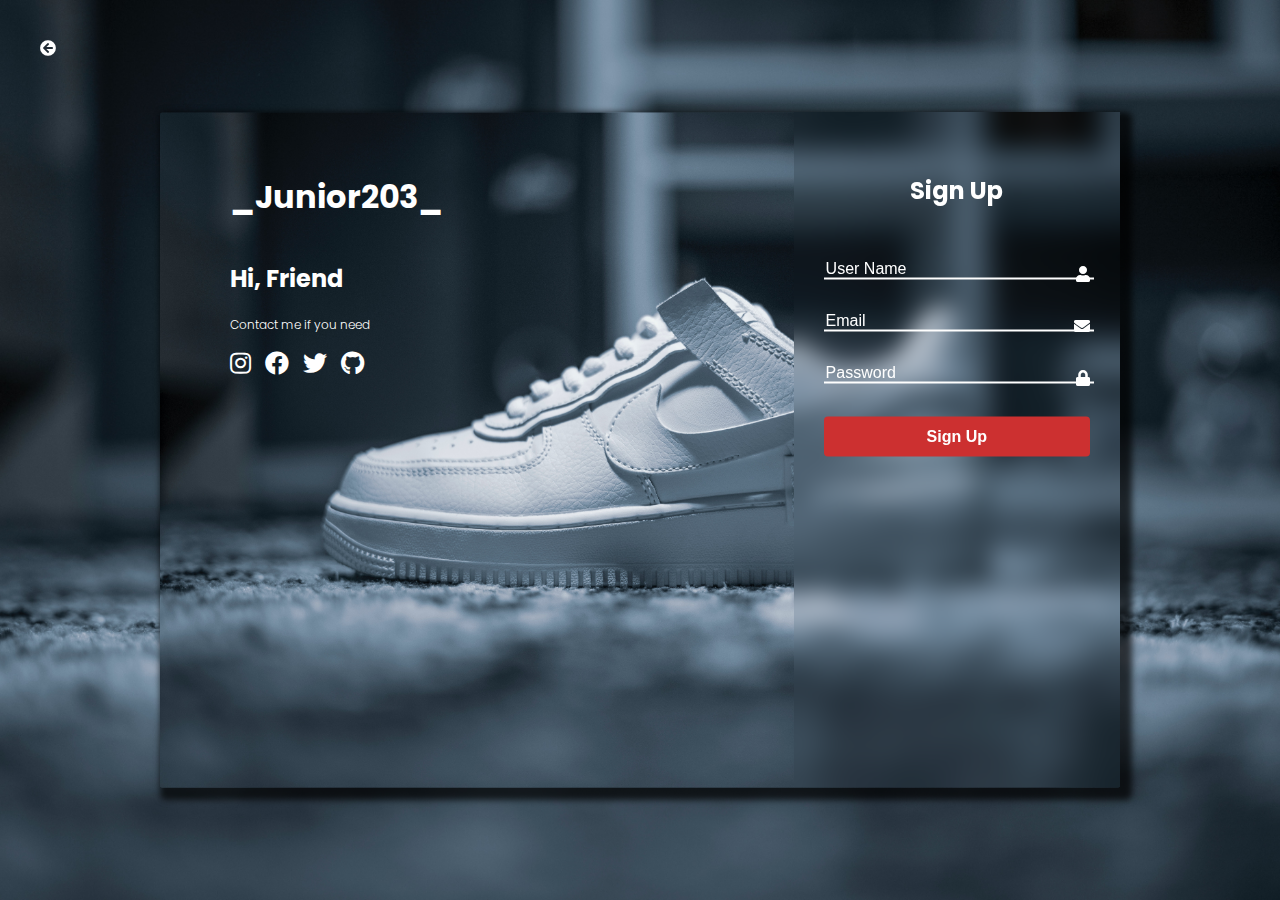
<file: templates/logout.html>
<!-- Đây là trang chính
    Viết code nhớ comment
    Anh em thêm/sửa/xóa code thì nhớ comment lại 
    Và push code lên git
-->
<!-- 
    git add .
    git commit -m "comment"
    git push origin master
 -->

 <!DOCTYPE html>
 <html lang="en">
 <head>
     <meta charset="UTF-8">
     <meta name="viewport" content="width=device-width, initial-scale=1.0">
     <title>Trang chu</title>
 
     <!-- Bootstrap CSS v5.2.1 -->
     <link
     href="https://cdn.jsdelivr.net/npm/bootstrap@5.2.1/dist/css/bootstrap.min.css"
     rel="stylesheet"
     integrity="sha384-iYQeCzEYFbKjA/T2uDLTpkwGzCiq6soy8tYaI1GyVh/UjpbCx/TYkiZhlZB6+fzT"
     crossorigin="anonymous"
     />
     <!-- favicon -->
     <link rel="shortcut icon" href="/favicon_o/maxresdefault.jpg" type="image/x-icon">
     <!-- CSS -->
     <link rel="stylesheet" href="/fontawesome-free-5.12.1-web/css/all.css" />
     <link rel="stylesheet" href="/static/logout.css" />
     <!-- Font -->
     <link rel="preconnect" href="https://fonts.googleapis.com">
     <link rel="preconnect" href="https://fonts.gstatic.com" crossorigin>
     <link href="https://fonts.googleapis.com/css2?family=Open+Sans:ital,wght@0,300;0,400;0,500;1,300;1,400;1,500;1,600&family=Poppins:ital,wght@0,200;0,300;0,400;0,500;0,600;0,700;1,100;1,200;1,300;1,400;1,500;1,600;1,800&family=Raleway:ital,wght@0,100;0,200;0,400;0,500;0,600;0,900;1,100;1,200;1,300;1,400;1,500;1,600;1,800;1,900&display=swap" rel="stylesheet">
     <!-- Javascript -->
     <script src="#"></script>
 
 </head>
 
 <body>
     <header class="header_nike">
        <div class="logo">
            <i class="fa fa-arrow-circle-left" aria-hidden="true"></i>
        </div>
       </header>
       <!-- Noi dung chinh va logout -->
       <main>
         <div class="home">
           <div class="intro">
             <h1 class="title">_Junior203_</h1>
             <div class="content">
               <h2 class="cnt-heading">Hi, Friend</h2>
               <h3 class="cnt-sub-heading">Contact me if you need</h3>
               <!-- <p class="cnt-paragraph">fhasjhfkasjdhflkajdjahsDFKLJA<br>JSDHFKSJDHFLKASJDHFAKSLJDFHAKSDJ</p> -->
               <div class="icon">
                 <a href="https://www.instagram.com/huyhoang_p03/"><i class="fab fa-instagram" id="ig"></i></a>
                 <a href="https://www.facebook.com/huyhoang203.phh"><i class="fab fa-facebook" id="fb"></i></a>
                 <a href=""><i class="fab fa-twitter" id="tw"></i></a>
                 <a href="https://github.com/junior1109"><i class="fab fa-github" id="git"></i></a>  
               </div>
             </div>
           </div>
           <div class="box-logout">
             <div class="logout">
               <div class="sub-logout">
                 <h2>Sign Up</h2>
                 <div class="input">
                    <input type="text" class="username" placeholder="User Name" required>
                    <i class="fa fa-user" aria-hidden="true"></i>
                 </div>
                 <div class="input">
                   <input type="text" class="email" placeholder="Email" required>
                   <i class="fa fa-envelope"></i>
                 </div>
                 <div class="input">
                   <input type="text" class="password" placeholder="Password" required>
                   <i class="fa fa-lock"></i>
                 </div>
                 <div class="btn-button">
                   <button class="btn-SignUp">Sign Up</button>
                 </div>
               </div>
             </div>
           </div>
         </div>
       </main>
   
       <footer>
        <h1 class=""></h1>
         <!-- place footer here -->
       </footer>
       <!-- Bootstrap JavaScript Libraries -->
       <script
         src="https://cdn.jsdelivr.net/npm/@popperjs/core@2.11.6/dist/umd/popper.min.js"
         integrity="sha384-oBqDVmMz9ATKxIep9tiCxS/Z9fNfEXiDAYTujMAeBAsjFuCZSmKbSSUnQlmh/jp3"
         crossorigin="anonymous"
       ></script>
   
       <script
         src="https://cdn.jsdelivr.net/npm/bootstrap@5.2.1/dist/js/bootstrap.min.js"
         integrity="sha384-7VPbUDkoPSGFnVtYi0QogXtr74QeVeeIs99Qfg5YCF+TidwNdjvaKZX19NZ/e6oz"
         crossorigin="anonymous"
       ></script>
 </body>
 </html>
</file>
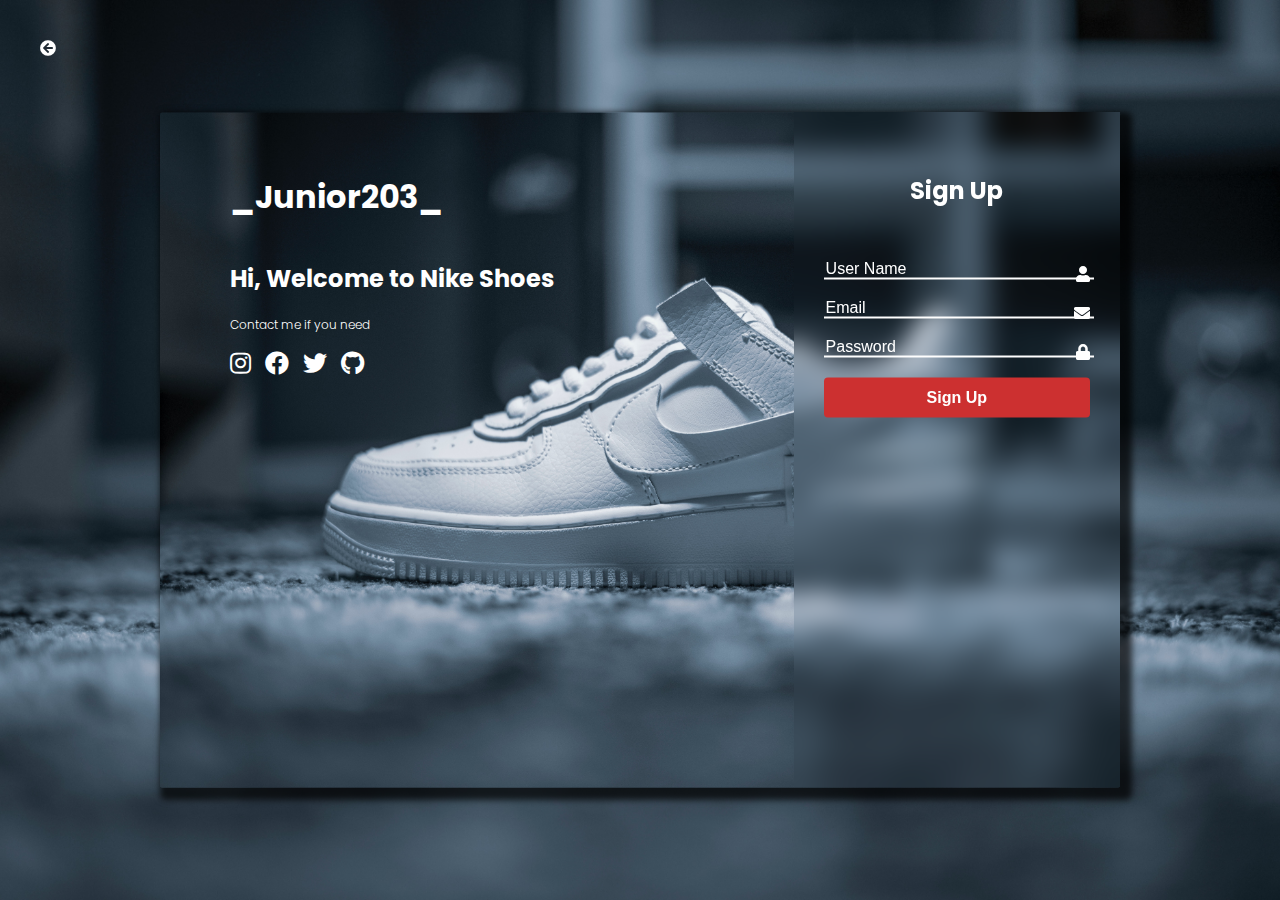
<file: templates/register.html>
<!-- Đây là trang chính
    Viết code nhớ comment
    Anh em thêm/sửa/xóa code thì nhớ comment lại 
    Và push code lên git
-->
<!-- 
    git add .
    git commit -m "comment"
    git push origin master
 -->

 <!DOCTYPE html>
 <html lang="en">
 <head>
     <meta charset="UTF-8">
     <meta name="viewport" content="width=device-width, initial-scale=1.0">
     <title>Trang chu</title>
 
     <!-- Bootstrap CSS v5.2.1 -->
     <link
     href="https://cdn.jsdelivr.net/npm/bootstrap@5.2.1/dist/css/bootstrap.min.css"
     rel="stylesheet"
     integrity="sha384-iYQeCzEYFbKjA/T2uDLTpkwGzCiq6soy8tYaI1GyVh/UjpbCx/TYkiZhlZB6+fzT"
     crossorigin="anonymous"
     />
     <!-- favicon -->
     <link rel="shortcut icon" href="/favicon_o/maxresdefault.jpg" type="image/x-icon">
     <!-- CSS -->
     <link rel="stylesheet" href="/fontawesome-free-5.12.1-web/css/all.css" />
     <link rel="stylesheet" href="/static/logout.css" />
     <!-- Font -->
     <link rel="preconnect" href="https://fonts.googleapis.com">
     <link rel="preconnect" href="https://fonts.gstatic.com" crossorigin>
     <link href="https://fonts.googleapis.com/css2?family=Open+Sans:ital,wght@0,300;0,400;0,500;1,300;1,400;1,500;1,600&family=Poppins:ital,wght@0,200;0,300;0,400;0,500;0,600;0,700;1,100;1,200;1,300;1,400;1,500;1,600;1,800&family=Raleway:ital,wght@0,100;0,200;0,400;0,500;0,600;0,900;1,100;1,200;1,300;1,400;1,500;1,600;1,800;1,900&display=swap" rel="stylesheet">
     <!-- Javascript -->
     <script src="#"></script>
 
 </head>
 
 <body>
     <header class="header_nike">
        <div class="logo">
            <i class="fa fa-arrow-circle-left" aria-hidden="true"></i>
        </div>
       </header>
       <!-- Noi dung chinh va logout -->
       <main>
         <div class="home">
           <div class="intro">
             <h1 class="title">_Junior203_</h1>
             <div class="content">
               <h2 class="cnt-heading">Hi, Welcome to Nike Shoes</h2>
               <h3 class="cnt-sub-heading">Contact me if you need</h3>
               <!-- <p class="cnt-paragraph">fhasjhfkasjdhflkajdjahsDFKLJA<br>JSDHFKSJDHFLKASJDHFAKSLJDFHAKSDJ</p> -->
               <div class="icon">
                 <a href="https://www.instagram.com/huyhoang_p03/"><i class="fab fa-instagram" id="ig"></i></a>
                 <a href="https://www.facebook.com/huyhoang203.phh"><i class="fab fa-facebook" id="fb"></i></a>
                 <a href=""><i class="fab fa-twitter" id="tw"></i></a>
                 <a href="https://github.com/junior1109"><i class="fab fa-github" id="git"></i></a>  
               </div>
             </div>
           </div>
           <div class="box-logout">
             <div class="logout">
               <div class="sub-logout">
                 <h2>Sign Up</h2>
                 <form action="{{ url_for('register') }}" method="post">
                    <div class="input">
                        <input type="text" class="username" placeholder="User Name" required>
                        <i class="fa fa-user" aria-hidden="true"></i>
                    </div>
                    <div class="input">
                      <input type="text" class="email" placeholder="Email" required>
                      <i class="fa fa-envelope"></i>
                    </div>
                    <div class="input">
                      <input type="text" class="password" placeholder="Password" required>
                      <i class="fa fa-lock"></i>
                    </div>
                    <div class="btn-button">
                      <button class="btn-SignUp" type="submit">Sign Up</button>
                    </div>
                 </form>
               </div>
             </div>
           </div>
         </div>
       </main>
   
       <footer>
        <h1 class=""></h1>
         <!-- place footer here -->
       </footer>
       <!-- Bootstrap JavaScript Libraries -->
       <script
         src="https://cdn.jsdelivr.net/npm/@popperjs/core@2.11.6/dist/umd/popper.min.js"
         integrity="sha384-oBqDVmMz9ATKxIep9tiCxS/Z9fNfEXiDAYTujMAeBAsjFuCZSmKbSSUnQlmh/jp3"
         crossorigin="anonymous"
       ></script>
   
       <script
         src="https://cdn.jsdelivr.net/npm/bootstrap@5.2.1/dist/js/bootstrap.min.js"
         integrity="sha384-7VPbUDkoPSGFnVtYi0QogXtr74QeVeeIs99Qfg5YCF+TidwNdjvaKZX19NZ/e6oz"
         crossorigin="anonymous"
       ></script>
 </body>
 </html>
</file>
<file: static/logout.css>
body {
    color: #fff;
    background-image: url(/static/img/pexels-hamza-nouasria-12628402.jpg);
    background-position: center;
    background-size: cover;
    box-sizing:border-box;
    margin: 0;
    padding: 0;
    height: 100vh;
    font-family: 'Poppins' ,sans-serif;
}
header {
    position: fixed;
    width: 100%;
    height: 60px;
    display: flex;
    float: left;
    align-items: center;
    justify-content: space-between;
    padding: 0 30px;
    
}
.logo {
    position: relative;
}
.logo i {
    position: absolute;
    top: 10px;
    left: 10px;
    pointer-events: all;
}
.logo:hover {

}

.home {
    position: absolute;
    top: 50%;
    left: 50%;
    width: 75%;
    height: 75%;
    transform: translate(-50%, -50%);
    border: 0;
    border-radius: 2px;
    background-image: url(/static/img/pexels-hamza-nouasria-12628402.jpg);
    background-repeat: no-repeat;
    background-size: cover;
    box-shadow: 6px 6px 6px 6px rgba(0, 0, 0, 0.7);
    display: inline-flex;
}
.home .intro {
    display: block;
    width: 66%;
    position: relative;
    padding: 20px 30px;
}
.title, .content {
    margin: 40px;
}
.content {
    display: block;
    /* text-align: center; */
}
.content h3 {
    font-weight: 300;
    font-size: 12px;
}

.icon >a {
    font-size: 1.5em;
    margin-right: 10px;
    color: #fff;
}

.box-logout {
    width: 34%;
    height: 100%;
    backdrop-filter: blur(12px);
    position: absolute;
    right: 0;
    align-items: center;
    text-align: center;

}

.sub-logout {
    padding: 40px 30px;
    display: grid;
    row-gap: 5%;
    

}
.logout .sub-logout >h2 {
    margin-bottom: 40px;
}
.input,
.checkbox {
    margin-bottom: 20px;
}

.input {
    position: relative;
}
.username,
.email,
.password {
    display: flex;
    justify-content: center;
    width: 100%;
    border: none;
    outline: none;
    background: transparent;
    color: #fff;
    border-bottom: 2px solid #fff;
}
::placeholder {
    color: #fff;
    font-size: 16px;
    font-weight: 300;
}
.logout .input >i {
    position: absolute;
    right: 0;
    top: 5px;

}

.checkbox {
    display: flex;
    justify-content: space-between;
}
.checkbox >a {
    text-decoration: none;
    color: #fff;
}
.checkbox >a, .checkbox >label {
    font-weight: 200;
    font-size: 14px;
}
.btn-button {
    margin-bottom: 10px;
}


.btn-SignUp {
    height: 40px;
    width: 100%;
    background-color: #cc3030;
    font-size: 16px;
    font-weight: 600;
    color: #fff;
    border: none;
    outline: none;
    border-radius: 4px;
    
}


footer {
    position: absolute;
    bottom: 0;
    right: 0;
}




#apple,
#facebook,
#twitter,
#github {
    font-size: 1rem;
    background-color: #18191f;
    color: #fff;
    box-shadow: 2px 2px 2px #000000, 10px 1px 12px #000000,
    20px 2px 10px #000000, 2px 2px 3px #000000,
    inset 2px 2px 10px #000000, 
    inset 2px 2px 10px #000000,
    inset 2px 2px 10px #000000;
    border-radius: 29px;
    padding: 11px 19px;
    margin: 0 10px;
    animation: animate 3s linear infinite;
    text-shadow: 0 0 50px #0072ff,
     0 0 100px #0072ff, 
     0 0 150px #0072ff, 
     0 0 200px #0072ff;
}
#twitter {
    animation-delay: 0.3s;

}
#facebook {
    animation-delay: 0.1s;
}
@keyframes animate {
    from {
        filter: hue-rotate(0deg);
    }
    to {
        filter: hue-rotate(360deg);
    }
}
</file>
